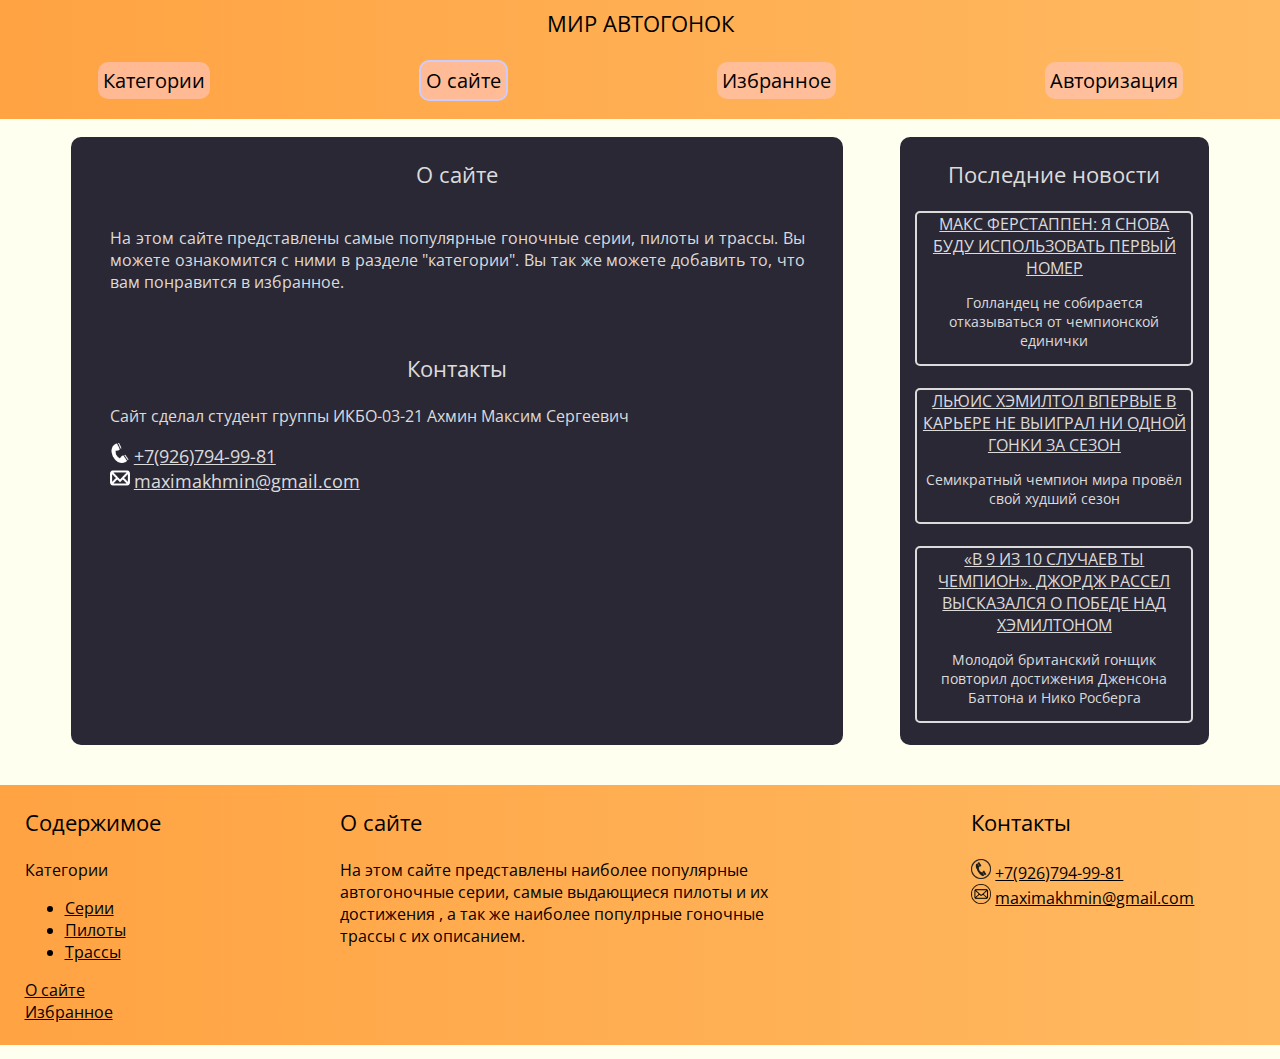
<file: index.html>
<!DOCTYPE html>
<html lang="en">
<head>
    <meta charset="UTF-8">
    <link rel="stylesheet"
          href="CSS/nav.css">
    <title>Мир Автогонок</title>
    <link type="image/png" 
        sizes="16x16" 
        rel="icon" 
        href="pictures/favicon.png">
    <link rel="preconnect" href="https://fonts.googleapis.com">
    <link rel="preconnect" href="https://fonts.gstatic.com" crossorigin>
    <link href="https://fonts.googleapis.com/css2?family=Open+Sans&display=swap" rel="stylesheet">
    <meta name="viewport" content="width=device-width, initial-scale=1.0" />
    <script src="https://code.jquery.com/jquery-3.5.1.slim.min.js"></script>
    <script src="JS/burger-menu.js"></script>
</head>

<body onload="loadNews()">


<main>
    <nav>
        <div class="burger-menu-span"><span></span></div>
        <div class="nav-top">
            <p>МИР АВТОГОНОК</p>
        </div>
        <div class="nav-bottom">
            <div class="nav-buttons" id="categories">Категории
                <div class="nav-cat">
                    <a class="nav-cat-buttons" href="series.html">Серии</a><br>
                    <a class="nav-cat-buttons" href="pilots.html">Пилоты</a><br>
                    <a class="nav-cat-buttons" href="tracks.html">Трассы</a>
                </div>

            </div>
            <a class="nav-buttons" style="
                border: 2px solid #ccccff;
                border-radius: 10px;">О сайте</a>
            <a class="nav-buttons" href="likes.html">Избранное</a>
            <a class="nav-buttons" href="form.html">Авторизация</a>
        </div>

        <div class="burger-menu">
            <a class="menu-buttons" href="series.html">Серии</a><br><hr>
            <a class="menu-buttons" href="pilots.html">Пилоты</a><br><hr>
            <a class="menu-buttons" href="tracks.html">Трассы</a><br><hr>
            <a class="menu-buttons" href="index.html">О сайте</a><br><hr>
            <a class="menu-buttons" href="likes.html">Избранное</a><br><hr>
            <a class="menu-buttons" href="form.html">Авторизация</a><br>
        </div>
        <br>
    </nav>
    <br>
    <div class="main">
        <div id="description">
            <p style="font-size: 22px; color:#dbdbdb; text-align: center;padding:22px;margin:0">О сайте</p>
            <p align="justify" style="color:#dbdbdb; width: 90%; margin-left: auto; margin-right: auto;">
                На этом сайте представлены самые популярные гоночные серии, пилоты и трассы. Вы можете
                ознакомится с ними в разделе "категории". Вы так же можете добавить то, что вам понравится в избранное.
            </p>
            <br>

            <p style="font-size: 22px; color:#dbdbdb; text-align: center">Контакты</p>

            <p align="justify" style="color:#dbdbdb; width: 90%; margin-left: auto; margin-right: auto;">
                Сайт сделал студент группы ИКБО-03-21 Ахмин Максим Сергеевич
            </p>

            <img src="pictures/white-telefon.png" width="20px" style="margin-left:5%">
            <a href="tel:89267949981" style="font-size: 18px; color:#dbdbdb;">+7(926)794-99-81</a><br>

            <img src="pictures/white-mail.png" width="20px" style="margin-left:5%">
            <a href="mailto:maximakhmin@gmail.com" style="font-size: 18px; color:#dbdbdb;">maximakhmin@gmail.com</a>
            <br><br>

        </div>

        <br>

        <div class="news">
            <p style="font-size: 22px;padding:22px;margin:0">Последние новости</p>
            <div id="sub-news"></div>
        </div>


    </div>



    <br>
    <footer>
        <div class="info">
            <p style="font-size: 22px">Содержимое</p>
            <p>Категории</p>
            <ul>
            <li><a href="series.html">Серии</a></li>
            <li><a href="pilots.html">Пилоты</a></li>
            <li><a href="tracks.html">Трассы</a></li>
            </ul>
            <a href="index.html">О сайте</a><br>
            <a href="likes.html">Избранное</a><br><br>
        </div>
        <div class="about-us">
            <p style="font-size: 22px">О сайте</p>
            <p>На этом сайте представлены наиболее популярные автогоночные серии, самые выдающиеся пилоты и их достижения
            , а так же наиболее популрные гоночные трассы с их описанием.</p>
        </div>
        <div class="contact">
            <p style="font-size: 22px">Контакты</p>

            <img src="pictures/telefon.png" width="20px">
            <a href="tel:89267949981">+7(926)794-99-81</a><br>

            <img src="pictures/mail.png" width="20px">
            <a href="mailto:maximakhmin@gmail.com">maximakhmin@gmail.com</a>
        </div>
    </footer>



    <script src="JS/likes.js"></script>
</main>

</body>
</html>
</file>
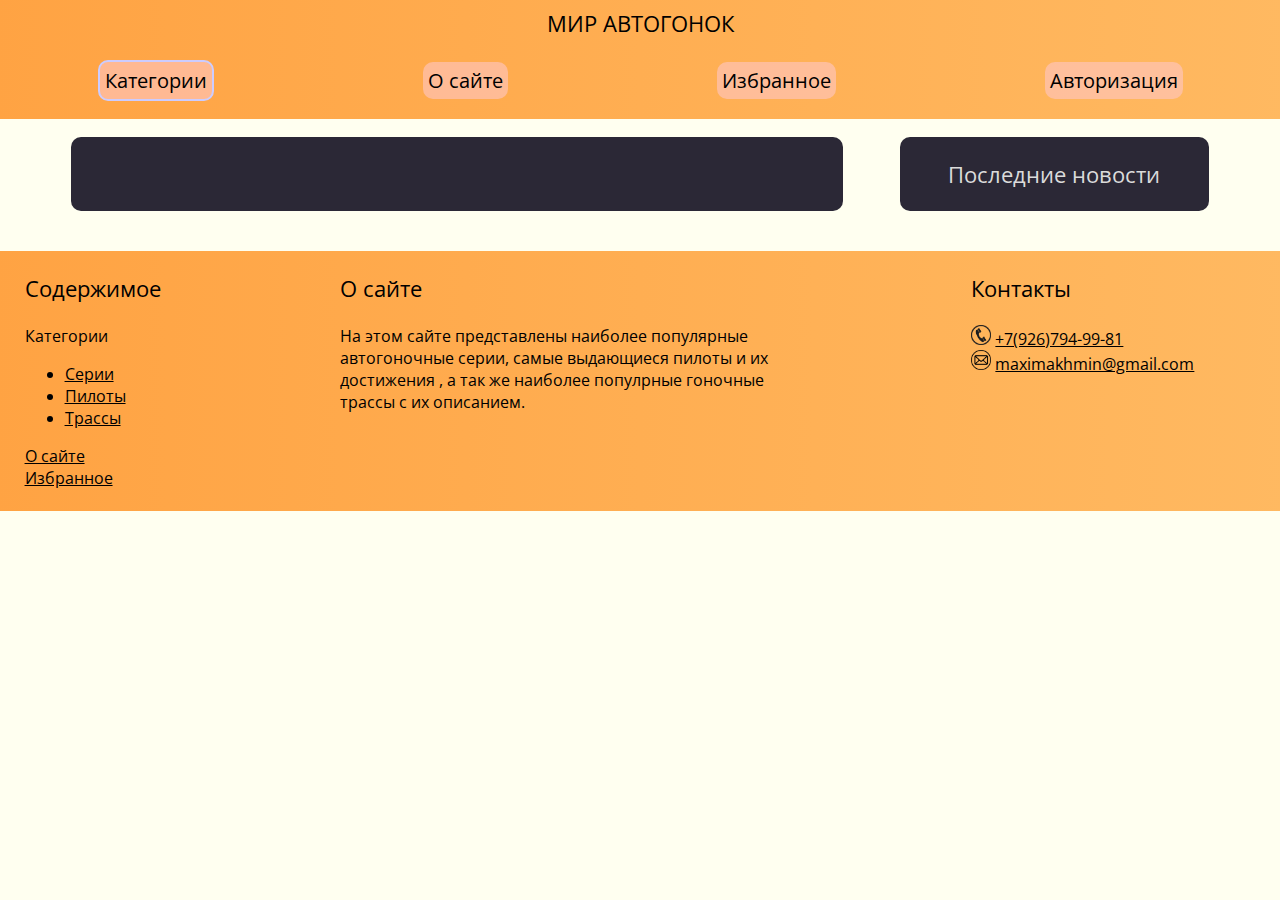
<file: about.html>
<!DOCTYPE html>
<html lang="en">
<head>
    <meta charset="UTF-8">
    <link rel="stylesheet"
          href="CSS/nav.css">
    <link rel="stylesheet"
          href="CSS/slider.css">
    <title>Мир Автогонок</title>
    <link rel="icon"
          type="image/png"
          href="pictures/favicon.png">
    <link rel="preconnect" href="https://fonts.googleapis.com">
    <link rel="preconnect" href="https://fonts.gstatic.com" crossorigin>
    <link href="https://fonts.googleapis.com/css2?family=Open+Sans&display=swap" rel="stylesheet">
    <script src="JS/likes.js"></script>
    <script src="JS/slider.js"></script>
    <script src="https://code.jquery.com/jquery-3.5.1.slim.min.js"></script>
    <script src="JS/burger-menu.js"></script>
    <meta name="viewport" content="width=device-width, initial-scale=1.0" />
</head>

<body onload="loadPageAbout()">


<main>
    <nav>
        <div class="burger-menu-span"><span></span></div>
        <div class="nav-top">
            <p>МИР АВТОГОНОК</p>
        </div>
        <div class="nav-bottom">
            <div class="nav-buttons" id="categories" style="
                border: 2px solid #ccccff;
                border-radius: 10px;">Категории
                <div class="nav-cat">
                    <a class="nav-cat-buttons" href="series.html">Серии</a><br>
                    <a class="nav-cat-buttons" href="pilots.html">Пилоты</a><br>
                    <a class="nav-cat-buttons" href="tracks.html">Трассы</a>
                </div>

            </div>
            <a class="nav-buttons" href="index.html">О сайте</a>
            <a class="nav-buttons" href="likes.html">Избранное</a>
            <a class="nav-buttons" href="form.html">Авторизация</a>
        </div>

        <div class="burger-menu">
            <a class="menu-buttons" href="series.html">Серии</a><br>
            <hr>
            <a class="menu-buttons" href="pilots.html">Пилоты</a><br>
            <hr>
            <a class="menu-buttons" href="tracks.html">Трассы</a><br>
            <hr>
            <a class="menu-buttons" href="index.html">О сайте</a><br>
            <hr>
            <a class="menu-buttons" href="likes.html">Избранное</a><br>
            <hr>
            <a class="menu-buttons" href="form.html">Авторизация</a><br>
        </div>
        <br>
    </nav>
    <br>


    <div class="main">
        <div id="article" style="    background-color: #2b2836;
    position: relative;
    border-radius: 10px;">
            <div id="slider-fixed">
                <img id="slider-left" src="pictures/pointer.png" onclick="left()">
                <img id="slider-right" src="pictures/pointer.png" onclick="right()">
                <div id="slider">
                    <!--
                    <img src="pictures/hamilton1.jpg" class="slider-im">
                    <img src="pictures/hamilton1.jpg" class="slider-im">
                    <img src="pictures/verstappen1.jpg" class="slider-im">
                    -->
                </div>
            </div>

        </div>

        <br>

        <div class="news">
            <p style="font-size: 22px;padding:22px;margin:0">Последние новости</p>
            <div id="sub-news"></div>
        </div>


    </div>


    <br>
    <footer>
        <div class="info">
            <p style="font-size: 22px">Содержимое</p>
            <p>Категории</p>
            <ul>
                <li><a href="series.html">Серии</a></li>
                <li><a href="pilots.html">Пилоты</a></li>
                <li><a href="tracks.html">Трассы</a></li>
            </ul>
            <a href="index.html">О сайте</a><br>
            <a href="likes.html">Избранное</a><br><br>
        </div>
        <div class="about-us">
            <p style="font-size: 22px">О сайте</p>
            <p>На этом сайте представлены наиболее популярные автогоночные серии, самые выдающиеся пилоты и их достижения
                , а так же наиболее популрные гоночные трассы с их описанием.</p>
        </div>
        <div class="contact">
            <p style="font-size: 22px">Контакты</p>

            <img src="pictures/telefon.png" width="20px">
            <a href="tel:89267949981">+7(926)794-99-81</a><br>

            <img src="pictures/mail.png" width="20px">
            <a href="mailto:maximakhmin@gmail.com">maximakhmin@gmail.com</a>
        </div>
    </footer>

</main>

</body>
</html>
</file>
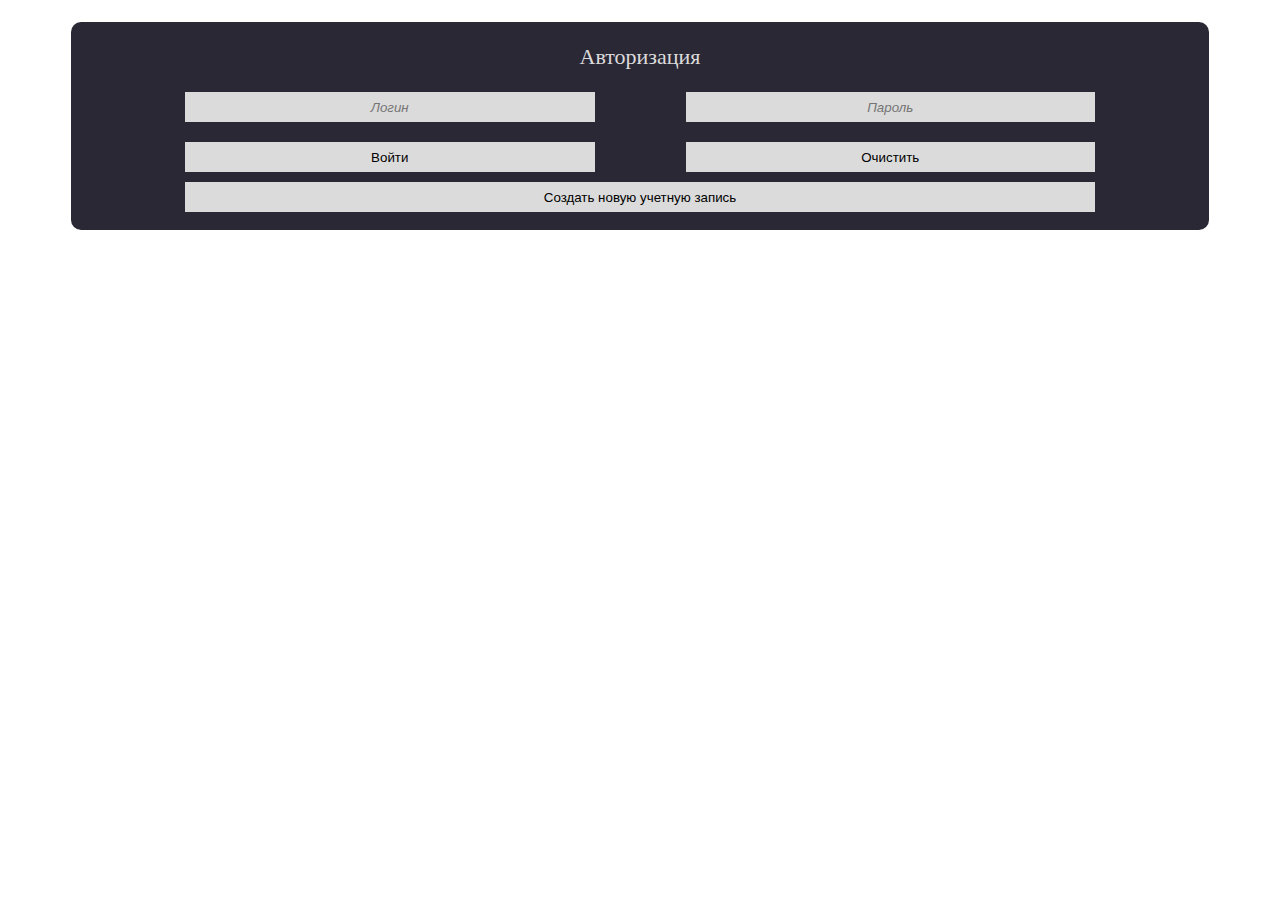
<file: form.html>
<!DOCTYPE html>
<html lang="en">
<head>
    <meta charset="UTF-8">
    <link rel="stylesheet"
          href="CSS/form.css">
    <title>Мир Автогонок</title>
    <link rel="icon"
          type="image/png"
          href="pictures/favicon.png">
    <meta name="viewport" content="width=device-width, initial-scale=1.0"/>
    <link rel="preconnect" href="https://fonts.googleapis.com">
    <link rel="preconnect" href="https://fonts.gstatic.com" crossorigin>
    <link href="https://fonts.googleapis.com/css2?family=Open+Sans&display=swap" rel="stylesheet">
    <script src="https://code.jquery.com/jquery-3.5.0.js"></script>
</head>
<body>
<div class="form">
    <p style="font-size:22px; text-align:center;color:#dbdbdb;padding:22px;margin-bottom:0">Авторизация</p>
    <form method="post" id="form">
        <input type="text" id="login" name="login" required placeholder="Логин">
        <input type="password" id="password" name="password" required placeholder="Пароль">
        <input type="tel" id="tel" name="tel" placeholder="Телефон" pattern="\+{0,1}\d{11}">
        <input type="email" id="mail" name="mail" placeholder="Почта">

        <button type="submit" name="submit" id="submit" onSubmit="window.location='index.html'">Войти</button>
        <button type="reset" name="reset" id="reset">Очистить</button>

        <button type="button" id="reg" onclick="newAccount()">Создать новую учетную запись</button>

    </form>
    <br>

    <script src="JS/form.js"></script>
</div>


</body>
</html>
</file>
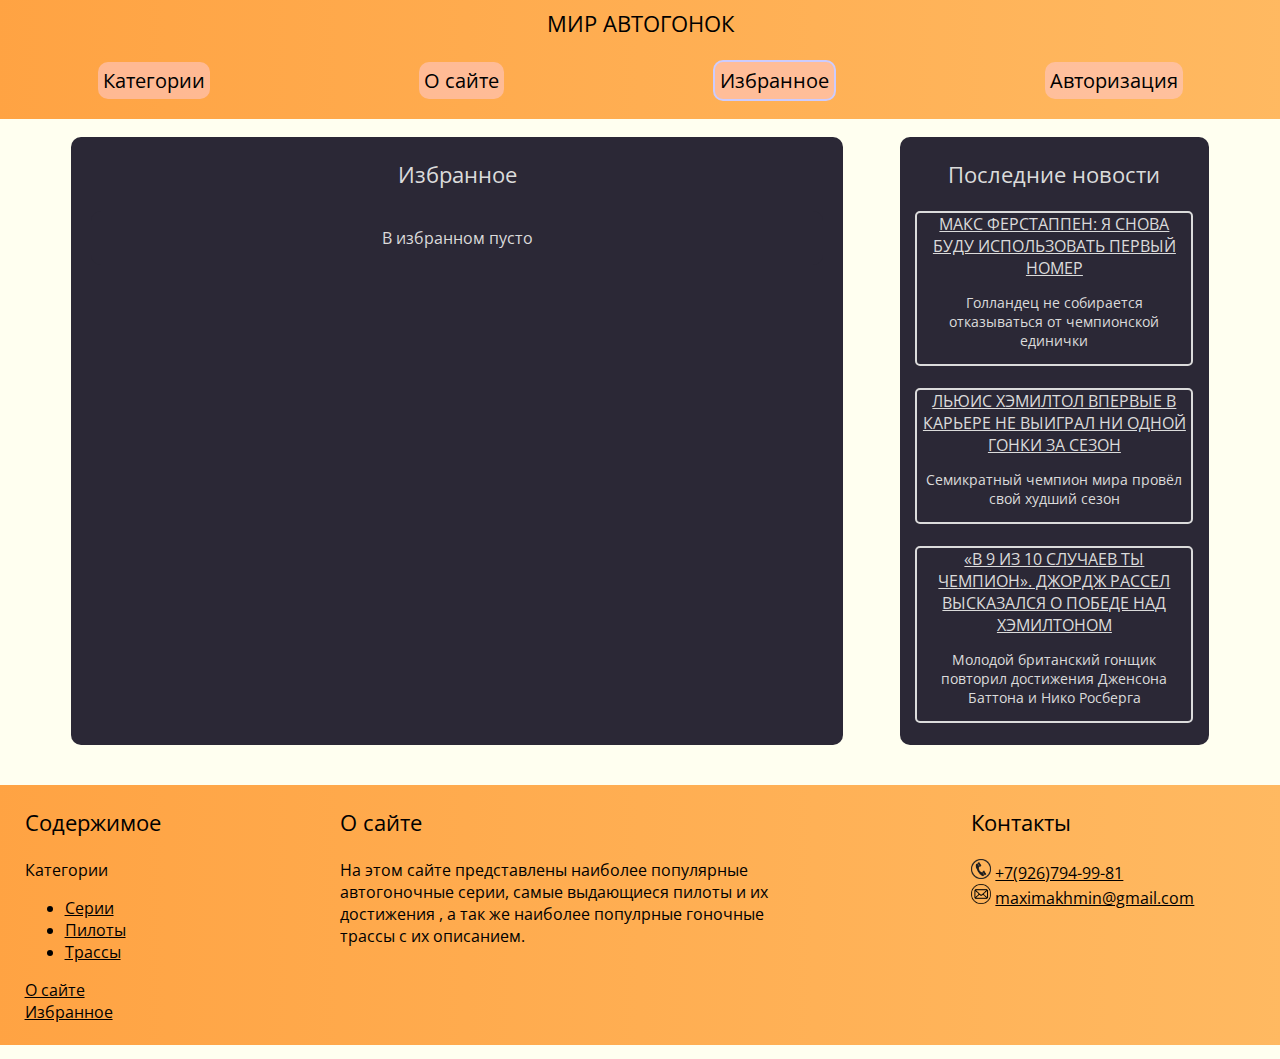
<file: likes.html>
<!DOCTYPE html>
<html lang="en">
<head>
    <meta charset="UTF-8">
    <link rel="stylesheet"
          href="CSS/nav.css">
    <link rel="stylesheet"
          href="CSS/around.css">
    <title>Мир Автогонок</title>
    <link rel="icon"
          type="image/png"
          href="pictures/favicon.png">
    <link rel="preconnect" href="https://fonts.googleapis.com">
    <link rel="preconnect" href="https://fonts.gstatic.com" crossorigin>
    <link href="https://fonts.googleapis.com/css2?family=Open+Sans&display=swap" rel="stylesheet">
    <script src="JS/likes.js"></script>
    <script src="https://code.jquery.com/jquery-3.5.1.slim.min.js"></script>
    <script src="JS/burger-menu.js"></script>
    <meta name="viewport" content="width=device-width, initial-scale=1.0" />
</head>

<body onload="makeLikePageTemp()">


<main>
    <nav>
        <div class="burger-menu-span"><span></span></div>
        <div class="nav-top">
            <p>МИР АВТОГОНОК</p>
        </div>
        <div class="nav-bottom">
            <div class="nav-buttons" id="categories">Категории
                <div class="nav-cat">
                    <a class="nav-cat-buttons" href="series.html">Серии</a><br>
                    <a class="nav-cat-buttons" href="pilots.html">Пилоты</a><br>
                    <a class="nav-cat-buttons" href="tracks.html">Трассы</a>
                </div>

            </div>
            <a class="nav-buttons" href="index.html">О сайте</a>
            <a class="nav-buttons"  style="
                border: 2px solid #ccccff;
                border-radius: 10px;">Избранное</a>
            <a class="nav-buttons" href="form.html">Авторизация</a>
        </div>

        <div class="burger-menu">
            <a class="menu-buttons" href="series.html">Серии</a><br>
            <hr>
            <a class="menu-buttons" href="pilots.html">Пилоты</a><br>
            <hr>
            <a class="menu-buttons" href="tracks.html">Трассы</a><br>
            <hr>
            <a class="menu-buttons" href="index.html">О сайте</a><br>
            <hr>
            <a class="menu-buttons" href="likes.html">Избранное</a><br>
            <hr>
            <a class="menu-buttons" href="form.html">Авторизация</a><br>
        </div>
        <br>
    </nav>
    <br>


    <div class="main">
        <div id="description" style="display:flex; flex-direction: column">
            <p style="font-size: 22px; color:#dbdbdb; text-align: center;padding:22px;margin:0">Избранное</p>
            <div id="around">
            </div>
            <br>
        </div>

        <br>

        <div class="news">
            <p style="font-size: 22px;padding:22px;margin:0">Последние новости</p>
            <div id="sub-news">
            </div>
        </div>

    </div>


    <br>
    <footer>
        <div class="info">
            <p style="font-size: 22px">Содержимое</p>
            <p>Категории</p>
            <ul>
                <li><a href="series.html">Серии</a></li>
                <li><a href="pilots.html">Пилоты</a></li>
                <li><a href="tracks.html">Трассы</a></li>
            </ul>
            <a href="index.html">О сайте</a><br>
            <a href="likes.html">Избранное</a><br><br>
        </div>
        <div class="about-us">
            <p style="font-size: 22px">О сайте</p>
            <p>На этом сайте представлены наиболее популярные автогоночные серии, самые выдающиеся пилоты и их достижения
                , а так же наиболее популрные гоночные трассы с их описанием.</p>
        </div>
        <div class="contact">
            <p style="font-size: 22px">Контакты</p>

            <img src="pictures/telefon.png" width="20px">
            <a href="tel:89267949981">+7(926)794-99-81</a><br>

            <img src="pictures/mail.png" width="20px">
            <a href="mailto:maximakhmin@gmail.com">maximakhmin@gmail.com</a>
        </div>
    </footer>

</main>

</body>
</html>
</file>
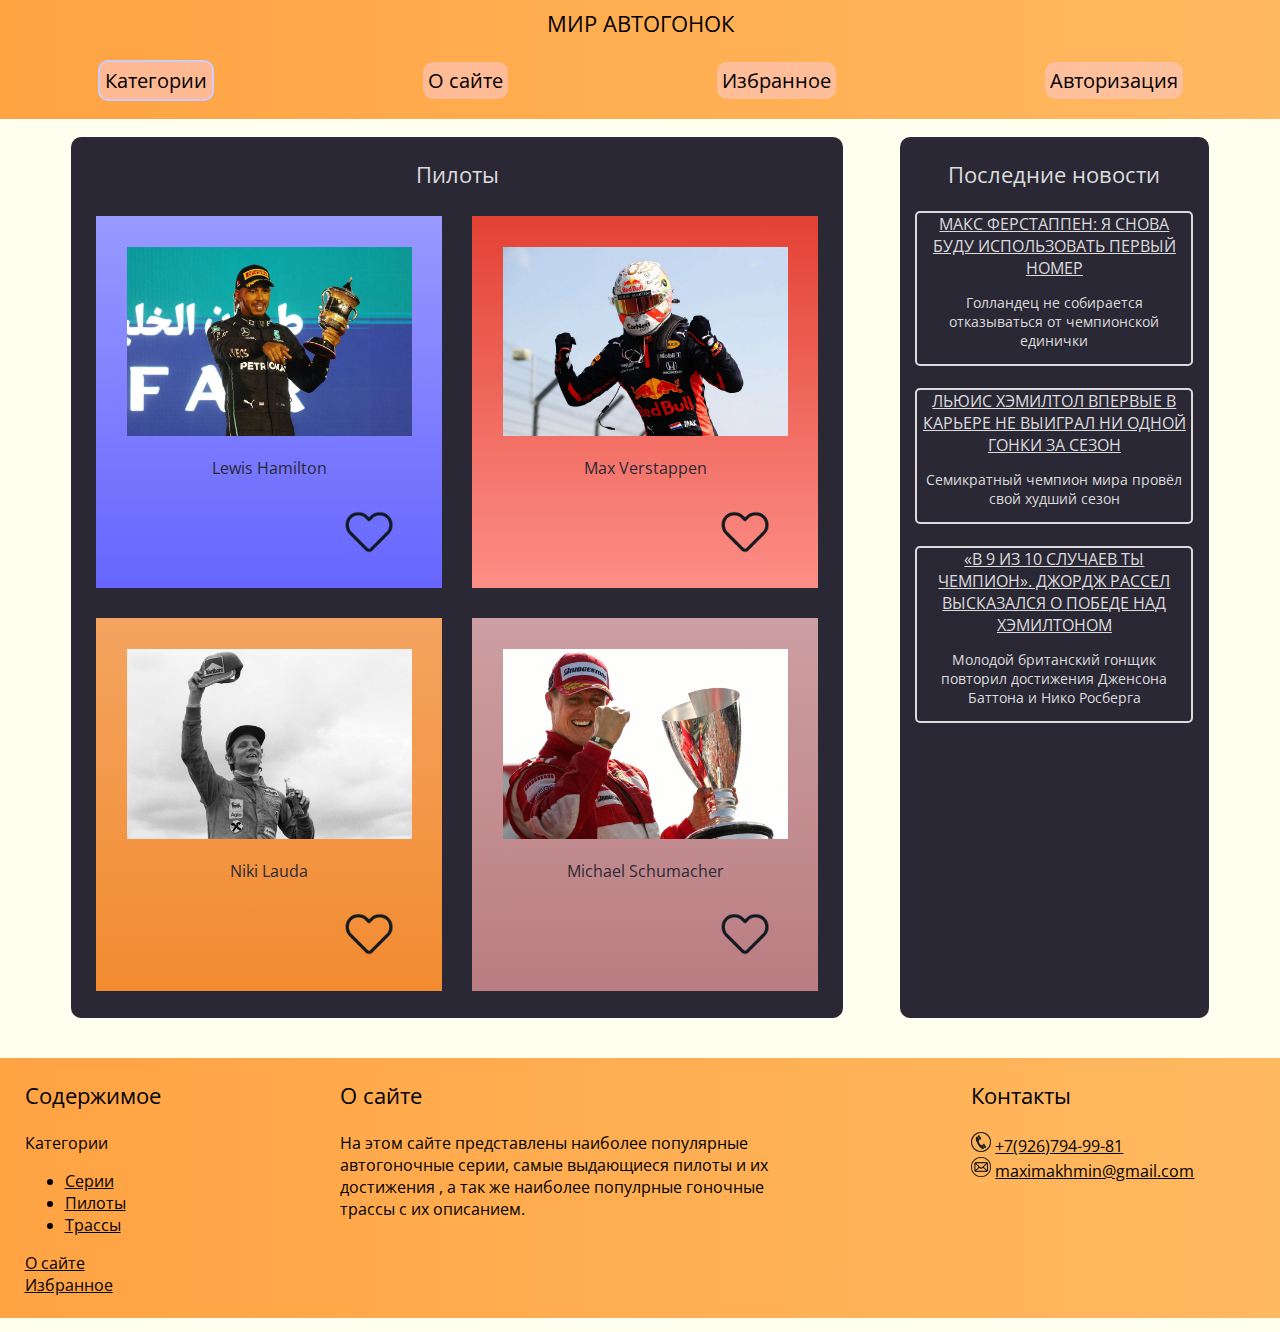
<file: pilots.html>
<!DOCTYPE html>
<html lang="en">
<head>
    <meta charset="UTF-8">
    <link rel="stylesheet"
          href="CSS/nav.css">
    <link rel="stylesheet"
          href="CSS/around.css">
    <title>Мир Автогонок</title>
    <link rel="icon"
          type="image/png"
          href="pictures/favicon.png">
    <link rel="preconnect" href="https://fonts.googleapis.com">
    <link rel="preconnect" href="https://fonts.gstatic.com" crossorigin>
    <link href="https://fonts.googleapis.com/css2?family=Open+Sans&display=swap" rel="stylesheet">
    <script src="https://code.jquery.com/jquery-3.5.0.js"></script>
    <script src="JS/likes.js"></script>
    <script src="JS/burger-menu.js"></script>
    <meta name="viewport" content="width=device-width, initial-scale=1.0"/>
</head>


<body onload="loadPage('pilots')">


<main>
    <nav>
        <div class="burger-menu-span"><span></span></div>
        <div class="nav-top">
            <p>МИР АВТОГОНОК</p>
        </div>
        <div class="nav-bottom">
            <div class="nav-buttons" id="categories" style="
                border: 2px solid #ccccff;
                border-radius: 10px;">Категории
                <div class="nav-cat">
                    <a class="nav-cat-buttons" href="series.html">Серии</a><br>
                    <a class="nav-cat-buttons">Пилоты</a><br>
                    <a class="nav-cat-buttons" href="tracks.html">Трассы</a>
                </div>

            </div>
            <a class="nav-buttons" href="index.html">О сайте</a>
            <a class="nav-buttons" href="likes.html">Избранное</a>
            <a class="nav-buttons" href="form.html">Авторизация</a>
        </div>

        <div class="burger-menu">
            <a class="menu-buttons" href="series.html">Серии</a><br>
            <hr>
            <a class="menu-buttons" href="pilots.html">Пилоты</a><br>
            <hr>
            <a class="menu-buttons" href="tracks.html">Трассы</a><br>
            <hr>
            <a class="menu-buttons" href="index.html">О сайте</a><br>
            <hr>
            <a class="menu-buttons" href="likes.html">Избранное</a><br>
            <hr>
            <a class="menu-buttons" href="form.html">Авторизация</a><br>
        </div>
        <br>
    </nav>
    <br>
    <div class="main">
        <div id="description" style="display:flex; flex-direction: column">
            <p style="font-size: 22px; color:#dbdbdb; text-align: center;padding:22px;margin:0">Пилоты</p>
            <div id="article"><!--
            <div class="around-elem">
                <a href="hamilton.html">
                <div class="around-overflow" id="around-overflow1"></div>
                <div class="img">
                    <img src="pictures/Lewis Hamilton.jpg" class="image">
                </div>
                <p class="around-text">Lewis Hamilton</p>
                </a>
                <div class="around-bottom">
                    <div class="around-legend">1</div>
                    <button type="button" class="like" onclick="likeButton(this, 'Lewis Hamilton')"><img class="like-icon" src="pictures/heart.png" width="50px"></button>
                </div><br>
            </div>
            -->

            </div>
            <br>
        </div>

        <br>

        <div class="news">
            <p style="font-size: 22px;padding:22px;margin:0">Последние новости</p>
            <div id="sub-news"><!--
                <div style="border: 2px solid #dbdbdb; border-radius: 5px" class="one-news">
                    <a style="font-size:16px"
                       href="https://autosport.com.ru/f1/80665-lyuis-hemiltol-vpervye-v-karere-ne-vyigral-ni-odnoy-gonki-za-sezon">ЛЬЮИС
                        ХЭМИЛТОЛ ВПЕРВЫЕ В КАРЬЕРЕ НЕ ВЫИГРАЛ НИ ОДНОЙ ГОНКИ ЗА СЕЗОН</a>
                    <p style="font-size:14px">Семикратный чемпион мира провёл свой худший сезон</p>
                </div>-->
                <div></div>
            </div>
        </div>

    </div>

    <br>
    <footer>
        <div class="info">
            <p style="font-size: 22px">Содержимое</p>
            <p>Категории</p>
            <ul>
                <li><a href="series.html">Серии</a></li>
                <li><a href="pilots.html">Пилоты</a></li>
                <li><a href="tracks.html">Трассы</a></li>
            </ul>
            <a href="index.html">О сайте</a><br>
            <a href="likes.html">Избранное</a><br><br>
        </div>
        <div class="about-us">
            <p style="font-size: 22px">О сайте</p>
            <p>На этом сайте представлены наиболее популярные автогоночные серии, самые выдающиеся пилоты и их
                достижения
                , а так же наиболее популрные гоночные трассы с их описанием.</p>
        </div>
        <div class="contact">
            <p style="font-size: 22px">Контакты</p>

            <img src="pictures/telefon.png" width="20px">
            <a href="tel:89267949981">+7(926)794-99-81</a><br>

            <img src="pictures/mail.png" width="20px">
            <a href="mailto:maximakhmin@gmail.com">maximakhmin@gmail.com</a>
        </div>
    </footer>


</main>

</body>
</html>
</file>
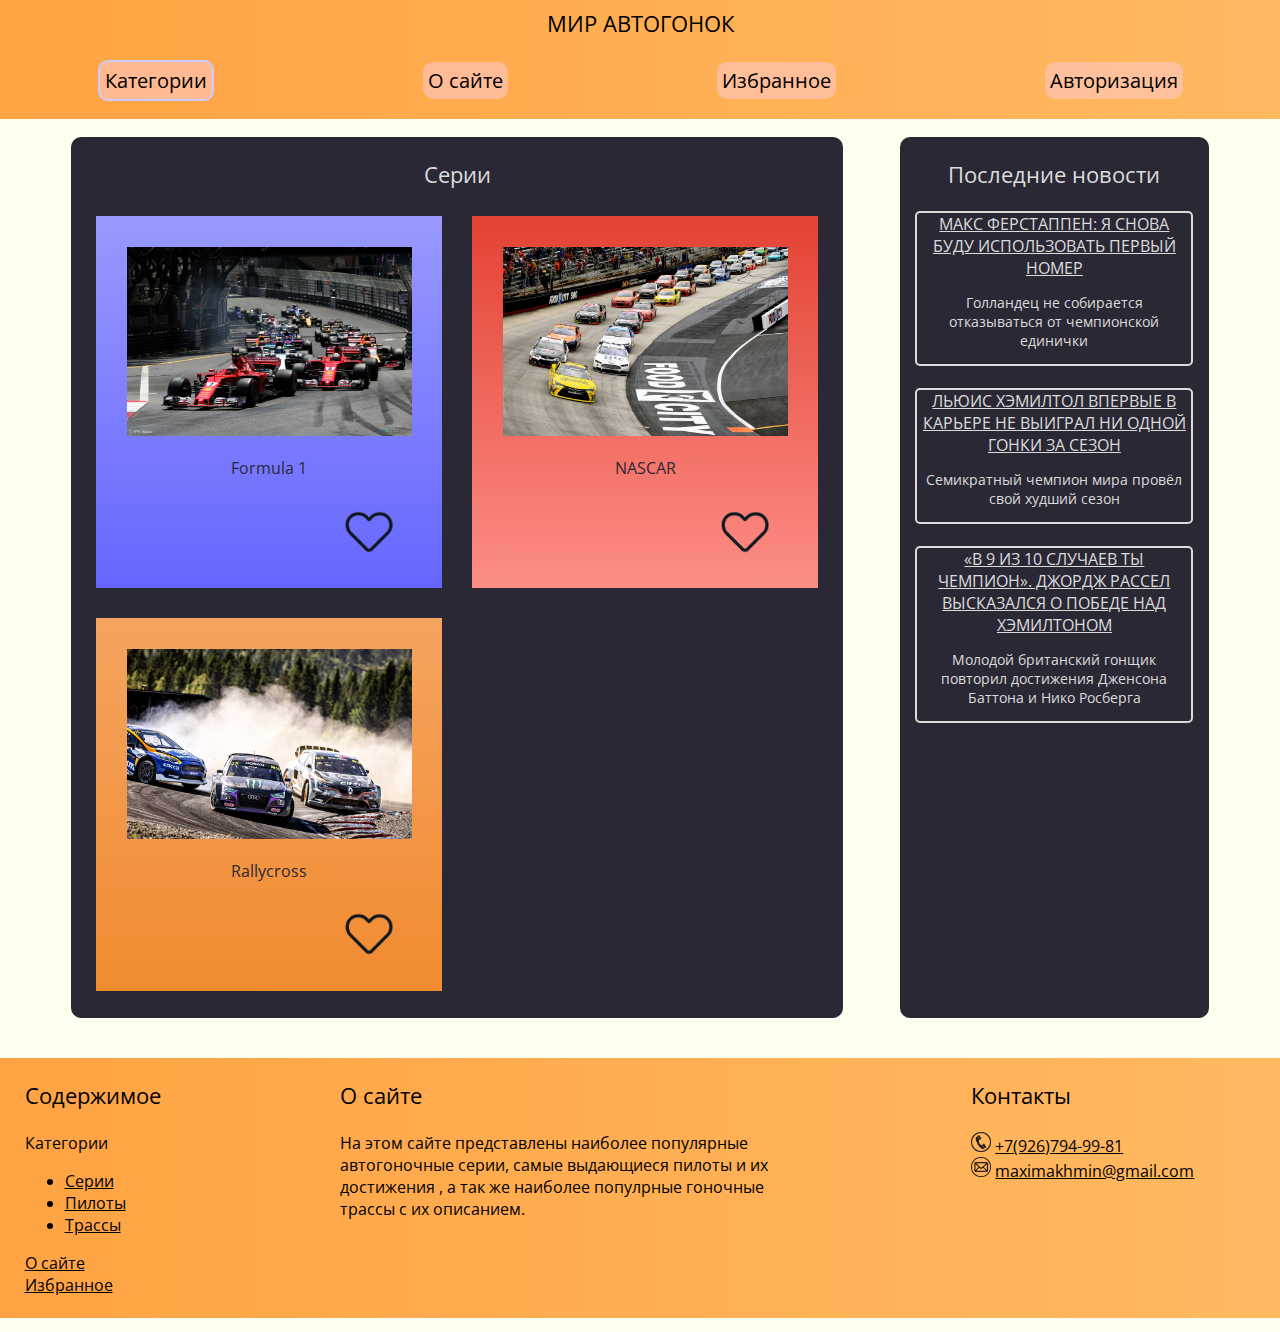
<file: series.html>
<!DOCTYPE html>
<html lang="en">
<head>
    <meta charset="UTF-8">
    <link rel="stylesheet"
          href="CSS/nav.css">
    <link rel="stylesheet"
          href="CSS/around.css">
    <title>Мир Автогонок</title>
    <link rel="icon"
          type="image/png"
          href="pictures/favicon.png">
    <link rel="preconnect" href="https://fonts.googleapis.com">
    <link rel="preconnect" href="https://fonts.gstatic.com" crossorigin>
    <link href="https://fonts.googleapis.com/css2?family=Open+Sans&display=swap" rel="stylesheet">
    <script src="https://code.jquery.com/jquery-3.5.0.js"></script>
    <script src="JS/likes.js"></script>
    <script src="JS/burger-menu.js"></script>
    <meta name="viewport" content="width=device-width, initial-scale=1.0"/>
</head>


<body onload="loadPage('series')">


<main>
    <nav>
        <div class="burger-menu-span"><span></span></div>
        <div class="nav-top">
            <p>МИР АВТОГОНОК</p>
        </div>
        <div class="nav-bottom">
            <div class="nav-buttons" id="categories" style="
                border: 2px solid #ccccff;
                border-radius: 10px;">Категории
                <div class="nav-cat">
                    <a class="nav-cat-buttons">Серии</a><br>
                    <a class="nav-cat-buttons" href="pilots.html">Пилоты</a><br>
                    <a class="nav-cat-buttons" href="tracks.html">Трассы</a>
                </div>

            </div>
            <a class="nav-buttons" href="index.html">О сайте</a>
            <a class="nav-buttons" href="likes.html">Избранное</a>
            <a class="nav-buttons" href="form.html">Авторизация</a>
        </div>

        <div class="burger-menu">
            <a class="menu-buttons" href="series.html">Серии</a><br>
            <hr>
            <a class="menu-buttons" href="pilots.html">Пилоты</a><br>
            <hr>
            <a class="menu-buttons" href="tracks.html">Трассы</a><br>
            <hr>
            <a class="menu-buttons" href="index.html">О сайте</a><br>
            <hr>
            <a class="menu-buttons" href="likes.html">Избранное</a><br>
            <hr>
            <a class="menu-buttons" href="form.html">Авторизация</a><br>
        </div>
        <br>
    </nav>
    <br>
    <div class="main">
        <div id="description" style="display:flex; flex-direction: column">
            <p style="font-size: 22px; color:#dbdbdb; text-align: center;padding:22px;margin:0">Серии</p>
            <div id="article">

            </div>
            <br>
        </div>
        <br>
        <div class="news">
            <p style="font-size: 22px;padding:22px;margin:0">Последние новости</p>
            <div id="sub-news">
                <div></div>
            </div>
        </div>

    </div>


    <br>
    <footer>
        <div class="info">
            <p style="font-size: 22px">Содержимое</p>
            <p>Категории</p>
            <ul>
                <li><a href="series.html">Серии</a></li>
                <li><a href="pilots.html">Пилоты</a></li>
                <li><a href="tracks.html">Трассы</a></li>
            </ul>
            <a href="index.html">О сайте</a><br>
            <a href="likes.html">Избранное</a><br><br>
        </div>
        <div class="about-us">
            <p style="font-size: 22px">О сайте</p>
            <p>На этом сайте представлены наиболее популярные автогоночные серии, самые выдающиеся пилоты и их
                достижения
                , а так же наиболее популрные гоночные трассы с их описанием.</p>
        </div>
        <div class="contact">
            <p style="font-size: 22px">Контакты</p>

            <img src="pictures/telefon.png" width="20px">
            <a href="tel:89267949981">+7(926)794-99-81</a><br>

            <img src="pictures/mail.png" width="20px">
            <a href="mailto:maximakhmin@gmail.com">maximakhmin@gmail.com</a>
        </div>
    </footer>


</main>

</body>
</html>
</file>
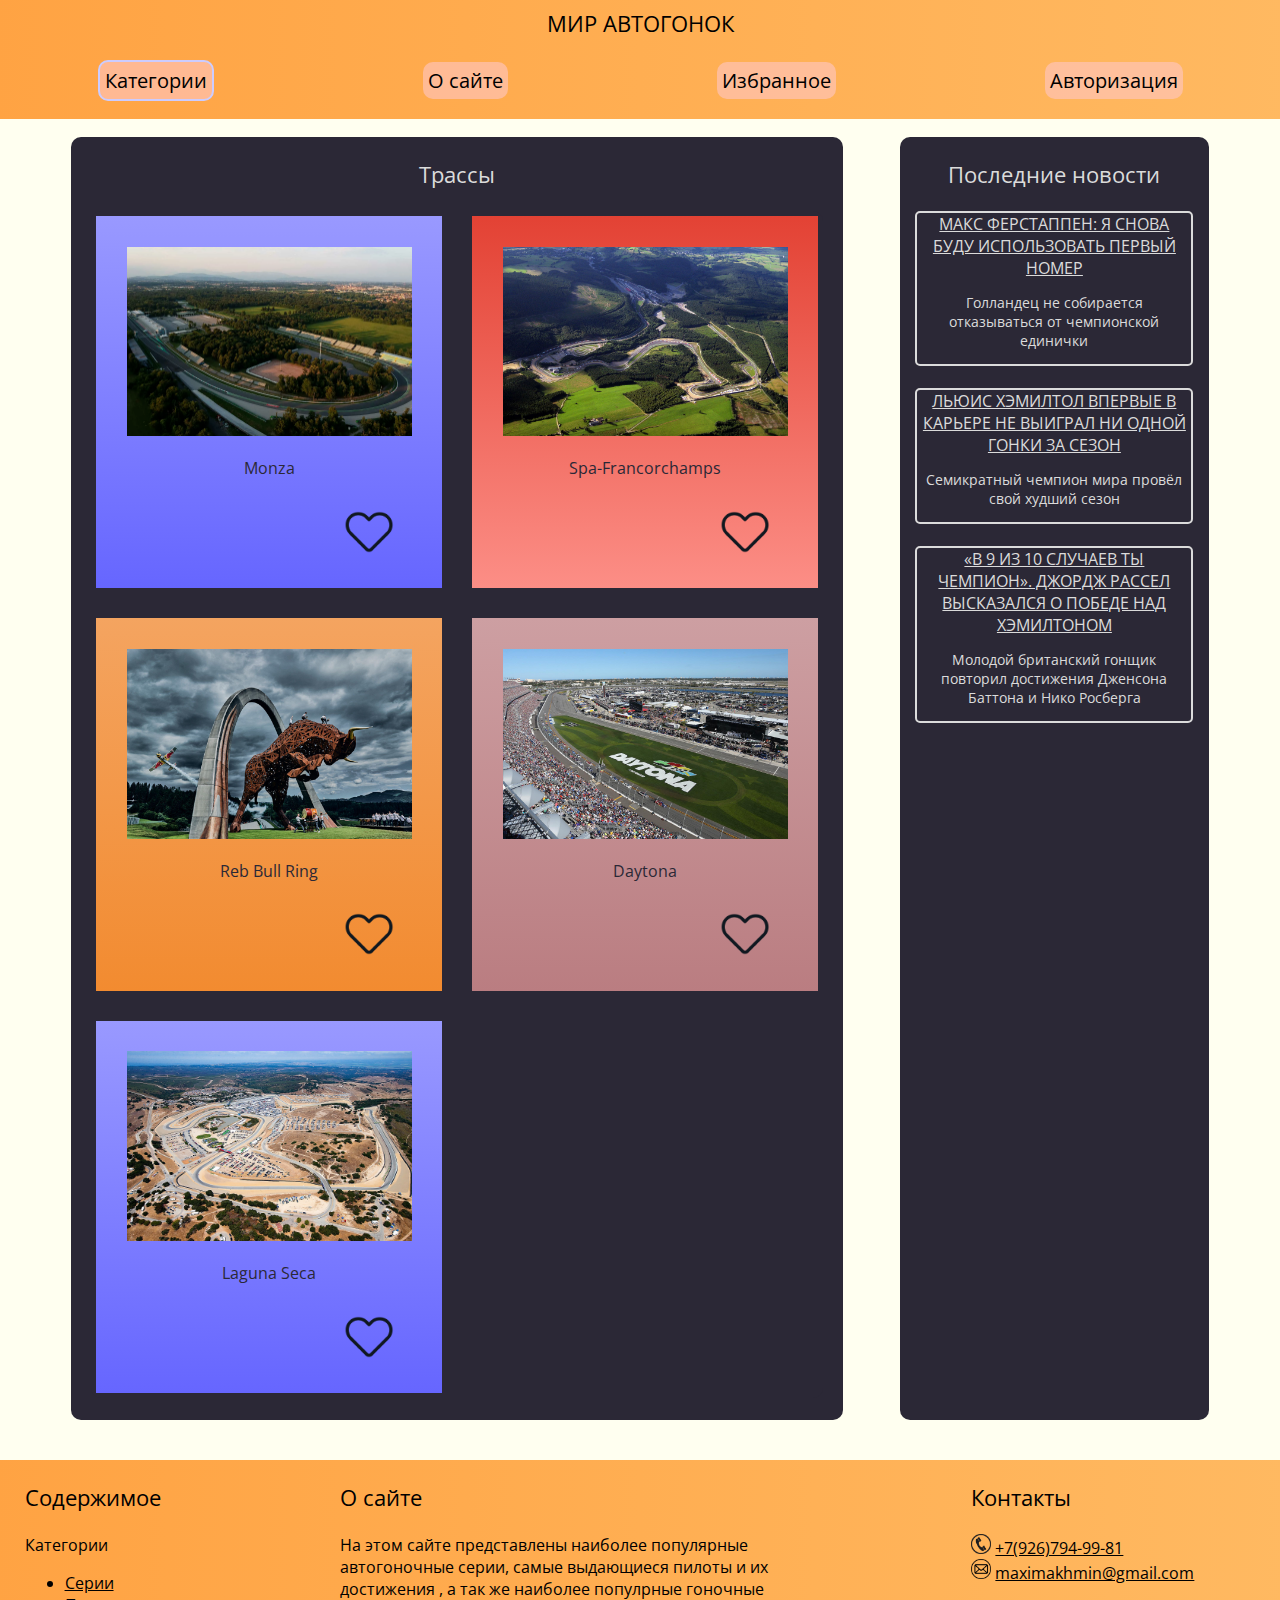
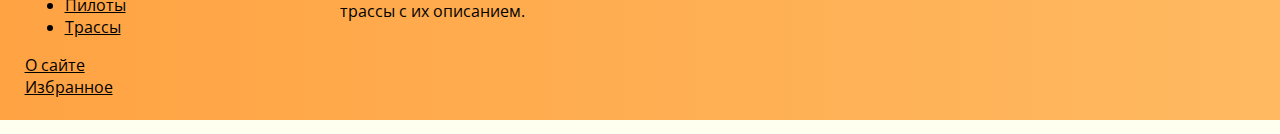
<file: tracks.html>
<!DOCTYPE html>
<html lang="en">
<head>
    <meta charset="UTF-8">
    <link rel="stylesheet"
          href="CSS/nav.css">
    <link rel="stylesheet"
          href="CSS/around.css">
    <title>Мир Автогонок</title>
    <link rel="icon"
          type="image/png"
          href="pictures/favicon.png">
    <link rel="preconnect" href="https://fonts.googleapis.com">
    <link rel="preconnect" href="https://fonts.gstatic.com" crossorigin>
    <link href="https://fonts.googleapis.com/css2?family=Open+Sans&display=swap" rel="stylesheet">
    <script src="https://code.jquery.com/jquery-3.5.0.js"></script>
    <script src="JS/likes.js"></script>
    <script src="JS/burger-menu.js"></script>
    <meta name="viewport" content="width=device-width, initial-scale=1.0"/>
</head>


<body onload="loadPage('tracks')">


<main>
    <nav>
        <div class="burger-menu-span"><span></span></div>
        <div class="nav-top">
            <p>МИР АВТОГОНОК</p>
        </div>
        <div class="nav-bottom">
            <div class="nav-buttons" id="categories" style="
                border: 2px solid #ccccff;
                border-radius: 10px;">Категории
                <div class="nav-cat">
                    <a class="nav-cat-buttons" href="series.html">Серии</a><br>
                    <a class="nav-cat-buttons" href="pilots.html">Пилоты</a><br>
                    <a class="nav-cat-buttons">Трассы</a>
                </div>

            </div>
            <a class="nav-buttons" href="index.html">О сайте</a>
            <a class="nav-buttons" href="likes.html">Избранное</a>
            <a class="nav-buttons" href="form.html">Авторизация</a>
        </div>

        <div class="burger-menu">
            <a class="menu-buttons" href="series.html">Серии</a><br>
            <hr>
            <a class="menu-buttons" href="pilots.html">Пилоты</a><br>
            <hr>
            <a class="menu-buttons" href="tracks.html">Трассы</a><br>
            <hr>
            <a class="menu-buttons" href="index.html">О сайте</a><br>
            <hr>
            <a class="menu-buttons" href="likes.html">Избранное</a><br>
            <hr>
            <a class="menu-buttons" href="form.html">Авторизация</a><br>
        </div>
        <br>
    </nav>
    <br>
    <div class="main">
        <div id="description" style="display:flex; flex-direction: column">
            <p style="font-size: 22px; color:#dbdbdb; text-align: center;padding:22px;margin:0">Трассы</p>
            <div id="article">
            </div>
            <br>
        </div>
        <br>
        <div class="news">
            <p style="font-size: 22px;padding:22px;margin:0">Последние новости</p>
            <div id="sub-news">
                <div></div>
            </div>
        </div>

    </div>


    <br>
    <footer>
        <div class="info">
            <p style="font-size: 22px">Содержимое</p>
            <p>Категории</p>
            <ul>
                <li><a href="series.html">Серии</a></li>
                <li><a href="pilots.html">Пилоты</a></li>
                <li><a href="tracks.html">Трассы</a></li>
            </ul>
            <a href="index.html">О сайте</a><br>
            <a href="likes.html">Избранное</a><br><br>
        </div>
        <div class="about-us">
            <p style="font-size: 22px">О сайте</p>
            <p>На этом сайте представлены наиболее популярные автогоночные серии, самые выдающиеся пилоты и их
                достижения
                , а так же наиболее популрные гоночные трассы с их описанием.</p>
        </div>
        <div class="contact">
            <p style="font-size: 22px">Контакты</p>

            <img src="pictures/telefon.png" width="20px">
            <a href="tel:89267949981">+7(926)794-99-81</a><br>

            <img src="pictures/mail.png" width="20px">
            <a href="mailto:maximakhmin@gmail.com">maximakhmin@gmail.com</a>
        </div>
    </footer>


</main>

</body>
</html>
</file>
<file: CSS/nav.css>
p, a, div {
    font-family: 'Open Sans', sans-serif;
}
.nav-bottom *, .burger-menu * , .nav-cat *, .around-elem * {
    text-decoration: none
}
a {
    color: black;
}
a:visited {
    color: black;
}
a:hover {
    color: #151719;
}
a:active {
    color: #dbdbdb;
}
.burger-menu > a:hover {
    color: #cdc5c2;
}
.burger-menu > a:visited {
    color: #dbdbdb;
}
.one-news > a {
    color: #dbdbdb;
}

.one-news > a:visited {
    color: white;
}
.one-news  > a:hover {
    color: #c2c2c2;
    text-shadow: 0px 5px 1px #413c52;
}
.one-news  > a:active {
    color: #413c52;
}
nav > a:hover, nav > a:visited {}
nav > a:active {
    color: #dbdbdb;
}


.nav-top {
    width: 100%;
    font-size: 22px;
    text-align: center;
}
.nav-bottom {
    width: 100%;
    display: flex;
    justify-content: space-around;
    align-items: center;
    font-size: 20px;
    opacity: 1;
    transition: 0.4s;

}
nav {
    background: linear-gradient(270deg, #ffb961, #ffa343);
    margin-top: -22px;
    margin-left: -15px;
    margin-right: -15px;
    position: relative;
}

.nav-buttons {
    padding: 5px;
    position: relative;
    z-index: 99;
    text-align: center;
    //background: rgba(148, 131, 166, 1);
    background: rgba(255, 199, 199, 0.6);
    border-radius: 10px;
    transition: 0.5s;
}
.nav-cat-buttons {
    width: 100%;
    z-index: 99;
    position:absolute;
    left: 0;
    transition: 0.5s;
}
.nav-buttons:hover, .nav-cat-buttons:hover {
    background: #ccccff;
}

.nav-cat {
    position: absolute;
    top: 105%;
    left: -2px;
    opacity: 0;
    transition: 0.4s;
    visibility: hidden;
    border: 2px solid #ccccff;
    border-radius: 10px;
    width: 100%;
    height: calc((100% - 10px) * 3);
    background: linear-gradient(270deg, #ffa647, #ffa84a);
    overflow:hidden;
}
#categories:hover .nav-cat {
    opacity: 1;
    visibility: visible;
}


.burger-menu {
    top: calc(110% - 100px);
    width: 80%;
    left: 10%;
    position: absolute;
    text-align:center;
    transition: 0.5s;
    visibility: hidden;
    opacity: 0;
    background: #413c52;
    border-radius: 10px;
    border: 2px solid #dbdbdb;
    z-index: 999;
}
.burger-menu * {
    color: #dbdbdb;
}
.burger-menu-span {
    left: 5px;
    top: 10px;
    position: relative;
    display: block;
    margin-left: 10px;
    align-content: stretch;
}
.burger-menu-span span {
    position: absolute;
    left: 0px;
    top: 0px;
    width: 25px;
    height: 5px;
    content: "";
    background: #2b2836;
    visibility: hidden;
    opacity: 1;
    transition: 0.4s;
}
.burger-menu-span:after {
    position: absolute;
    left: 0;
    top: 8px;
    width: 25px;
    height: 5px;
    content: "";
    background: #2b2836;
    transition: 0.4s;
}
.burger-menu-span:before {
    position: absolute;
    left: 0;
    top: -8px;
    width: 25px;
    height: 5px;
    content: "";
    background: #2b2836;
    transition: 0.4s;
}

.burger-menu.open-menu {
    visibility: visible;
    opacity: 1;
    transform: translateY(100px);
}
.burger-menu-span.open-menu:before {
    transform: rotate(405deg);
    top: 0px;
}
.burger-menu-span.open-menu:after {
    transform: rotate(-405deg);
    top: 0px;
}
.burger-menu-span.open-menu span {
    opacity: 0;
}




body {
    background: #fffff0;
}

.main {
    width: 90%;
    margin-left: auto;
    margin-right: auto;
    display: grid;
    grid-template-columns:  5fr 2fr;
    column-gap: 5%;
    grid-template-rows: 1fr;

}
#description, #around {
    grid-column: 1 / 2;
    grid-row: 1 / 2;
    background: #2b2836;
    border-radius: 10px;
}
.news {
    color: #dbdbdb;
    text-align: center;
    grid-column: 2 / 3;
    grid-row: 1 / 2;
    background: #2b2836;
    border-radius: 10px;
    display: block;
}
#sub-news {
    width: 90%;
    margin-left: auto;
    margin-right: auto;
}









footer {
    margin-bottom: -22px;
    margin-left: -15px;
    margin-right: -15px;
    display: grid;
    grid-template-columns: 0.2fr 1fr 1fr 3fr 1fr 2fr;
    grid-template-rows: 1fr;
    background: linear-gradient(270deg, #ffb961, #ffa343);
}
.info {
    grid-column: 2 / 3;
    grid-row: 1 / 2;
}
.about-us {
    grid-column: 4 / 5;
    grid-row: 1 / 2;
}
.contact {
    grid-column: 6 / 7;
    grid-row: 1 / 2;
}

@media (max-width:991px) {
    footer {
        grid-template-columns: 0.2fr 1fr 1fr 3fr 0.2fr;
        grid-template-rows: 1fr 1fr;
    }
    .info {
        grid-column: 2 / 3;
        grid-row: 1 / 3;
    }
    .about-us {
        grid-column: 4 / 5;
        grid-row: 1 / 2;
    }
    .contact {
        grid-column: 4 / 5;
        grid-row: 2 / 3;
    }

    .main {
        display: block;
        width: 100%;
    }
}
@media (max-width:768px) {
    footer {
        grid-template-columns: 0.2fr 1fr 0.2fr;
        grid-template-rows: 1fr 0.6fr 0.6fr;
    }
    .info {
        grid-column: 2 / 3;
        grid-row: 1 / 2;
    }
    .about-us {
        grid-column: 2 / 3;
        grid-row: 2 / 3;
    }
    .contact {
        grid-column: 2 / 3;
        grid-row: 3 / 4;
    }

    .nav-bottom {
        visibility: hidden;
        opacity: 0;
    }
    .burger-menu-span span{
        visibility: visible;
        opacity: 1;
    }
    nav {
        height: 25px;
    }
}
@media (min-width:768px) {
    .burger-menu.open-menu {
        visibility: hidden;
        opacity: 0;
    }
    .burger-menu-span {
        visibility: hidden;
        opacity: 0;
    }
}
</file>
<file: CSS/slider.css>
#slider-fixed {
    width: 90%;
    max-width: 1000px;
    margin-left: auto;
    margin-right: auto;
    overflow: hidden;
    position: relative;

}
#slider {
    width: 100%;
    display: flex;
    flex-direction: row;
    justify-content: flex-start;
    position: relative;
    transition: 0.5s;
}
.slider-im {
    //position: relative;
object-fit: cover;
max-width: 100%;
height: auto;
    //padding:0;
    //margin: 0;


}
#slider-left {
    position: absolute;
    height: 20%;
    left: 0;
    top: 40%;
    z-index: 990;
    transform: rotate(180deg);
    opacity: 0.7;
    transition: 1s;
}
#slider-right {
    position: absolute;
    height: 20%;
    right: 0;
    top: 40%;
    z-index: 990;
    opacity: 0.7;
    transition: 1s;
}

#slider-fixed:hover #slider-left, #slider-fixed:hover #slider-right {
    opacity: 1;
}

@media (max-width: 768px) {
    #slider-right,  #slider-left {
        opacity: 1;
    }
}
</file>
<file: CSS/form.css>
.form {
    width: 90%;
    background: #2b2836;
    border-radius: 10px;
    margin-left: auto;
    margin-right: auto;
}

form {
    //padding: 50px;
    width: 80%;
    margin-left: auto;
    margin-right: auto;

    display: grid;
    grid-template-columns: 1fr 1fr;
    column-gap: 10%;
    row-gap: 10px;
}

#reg {
    grid-column: 1 / 3;
}

#tel, #mail {
    height: 0;
    visibility: hidden;
    opacity: 0;
}

#submit, #reg {
    transition: 0.5s;
}

#login, #password, #submit, #reset, #reg, #tel, #mail {
    background: #dbdbdb;
    border: 0px solid;
    margin: 0;
    padding: 0;
    transition: 1s;
}
#login, #password, #submit, #reset, #reg {
    height: 30px;
}
#tel, #mail {
    height: 0;
    visibility: hidden;
    opacity: 0;
}

::placeholder {
    font-style: italic;
    text-align: center;
}



@media (max-width:768px) {
    form {
        grid-template-columns: 1fr;
    }
    #reg {
        grid-column: 1 / 2;
    }
}
</file>
<file: CSS/around.css>
#article, #around {
    background-color: #2b2836;
    position: relative;
    border-radius: 10px;
    display: grid;
    grid-auto-flow: row;
    grid-template-columns: 1fr 1fr;
    align-items:start;
    row-gap: 20px;
    column-gap: 20px;
    width: calc(100% - 40px);
    margin-left: auto;
    margin-right: auto;
}
.around-elem {

    position: relative;
    //max-height: 100%;
    //display: block;
    border-radius: 5px;
    margin: 5%;
    text-align: center;
    transition: 0.5s;
    z-index: 0;
    overflow: hidden;
    margin: 0;
}
.around-elem:before, .around-elem:after {
    content: '';
    position: absolute;
    z-index: -2;
    width: 100%;
    height: 5px;
    background: red;
    opacity: 0;
    transition: 1s;
    background: linear-gradient(45deg, #3333ff, #6666ff);
}
.around-elem:before {
    animation: around 6s infinite normal linear 0s;
    top: 0;
    left: 0;
}
.around-elem:after {
    animation: around 6s infinite normal linear -3s;
    top: calc(100% - 5px);
    left: 0;
}
.around-overflow {
    position: absolute;
    top: 5px;
    left: 5px;
    width: calc(100% - 10px);
    height: calc(100% - 10px);
    z-index: -1;
}
#around-overflow1 {
    background: linear-gradient(180deg, #9999ff, #6666ff);
}
#around-overflow4 {
    background: linear-gradient(180deg, #cd9fa2, #ba7d81);
}
#around-overflow3 {
    background: linear-gradient(180deg, #F4A460, #f28b30);
}
#around-overflow2 {
    background: linear-gradient(180deg, #e34234, #fc8e86);
}
.around-text {
    color: #2b2836;
    position: relative;
}
#article:hover .around-elem:not(:hover), #around:hover .around-elem:not(:hover) {
    filter: brightness(60%);
}
.around-elem:hover:after, .around-elem:hover:before{
    opacity: 1;
}
.around-elem:hover .around-legend {
    opacity: 1;
}
.around-bottom {
    display: flex;
    align-items: center;
    justify-content: start;
    width:100%;
}

.around-legend {
    width: 63%;
    position: relative;
    font-size: 350%;;
    bottom: 0;
    margin: 0;
    left: 0;
    bottom: 5%;
    text-align: center;
    font-style: italic;
    color: #dbdbdb;
    opacity: 0;
    transition: 1s;
}

.like {
    position: relative;
    z-index: 999;
    width: 30%;
    background: none;
    border: none;
    cursor: pointer;
}
.like > * {
    height: 100%;
}
.img {
    margin-top: 10%;
    margin-left: auto;
    margin-right: auto;
    width: 80%;
    //overflow:hidden;
    position: relative;
}
.image {
    width: 100%;
    transition: 1s;
    z-index: 9;
    position: relative;
}
.img:before {
    position: absolute;
    top: 35%;
    left: 15%;
    width: 70%;
    height: 30%;
    content: "Подробнее";
    opacity: 0;
    transition: 1s;
    z-index: 99;
    color: white;
    font-size: 20px;
    background: #2b2836;
    border-radius: 5px;
    display: flex;
    justify-content: center;
    align-items: center;
}
.around-elem:hover .img:before {
    opacity: 1;
}






@keyframes around {
    from {
        width: 100%;
        height: 5px;
        top: 0;
        left: 0;
    }
    25% {
        width: 5px;
        height: 100%;
        top: 0;
        left: calc(100% - 5px);
    }
    50% {
        width: 100%;
        height: 5px;
        top: calc(100% - 5px);
        left: 0;
    }
    75% {
        width: 5px;
        height: 100%;
        top: 0;
        left: 0;
    }
    to {
        width: 100%;
        height: 5px;
        top: 0;
        left: 0;
    }
}

@media (max-width: 768px) {
    #article, #around {
        grid-template-columns: 1fr;
    }
    .around-elem:before, .around-elem:after {
        opacity: 0;
    }
    .around-elem:hover:after, .around-elem:hover:before{
        opacity: 0;
    }
    .around-legend {
        opacity: 1;
    }
    .img:before {
        opacity: 0.7;
    }
    #article:hover .around-elem:not(:hover), #around:hover .around-elem:not(:hover) {
        filter: brightness(100%);
    }
    .around-elem:hover .img:before {
        opacity: 0.7;
    }

}
</file>
